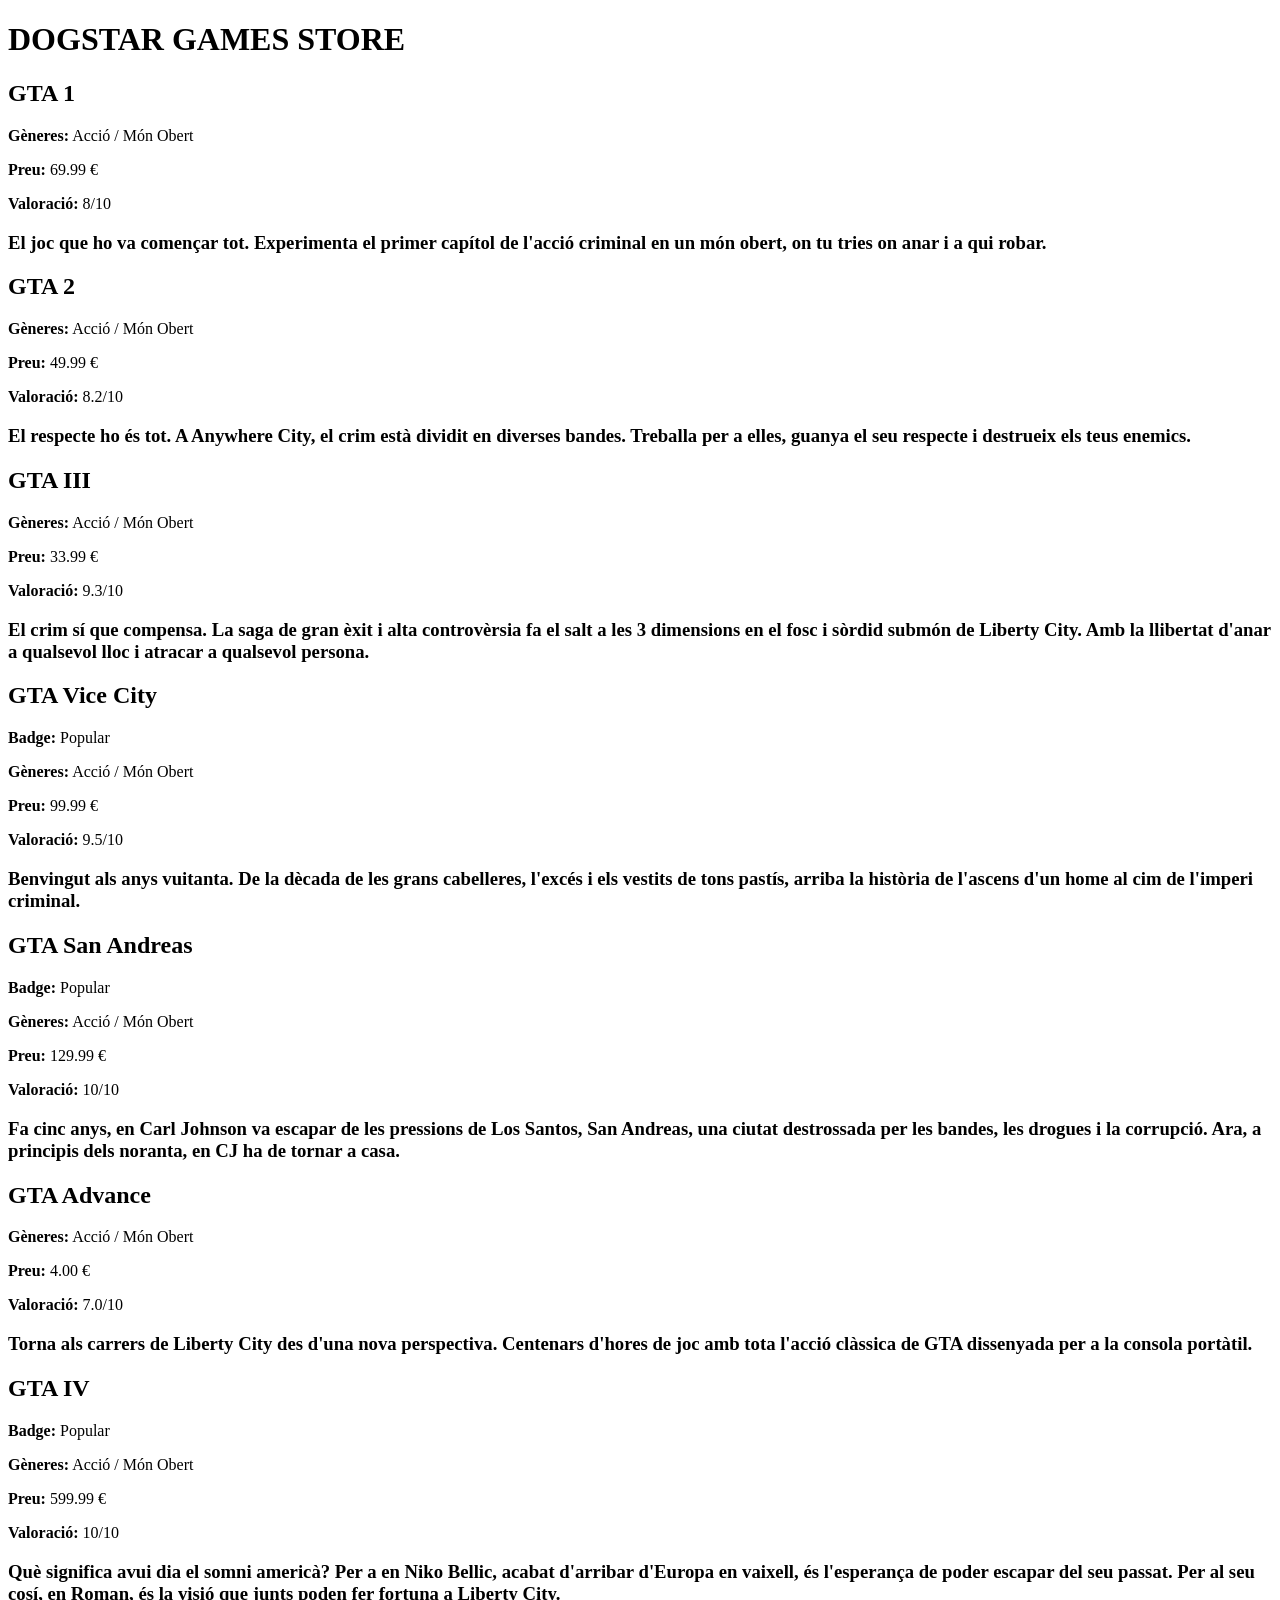
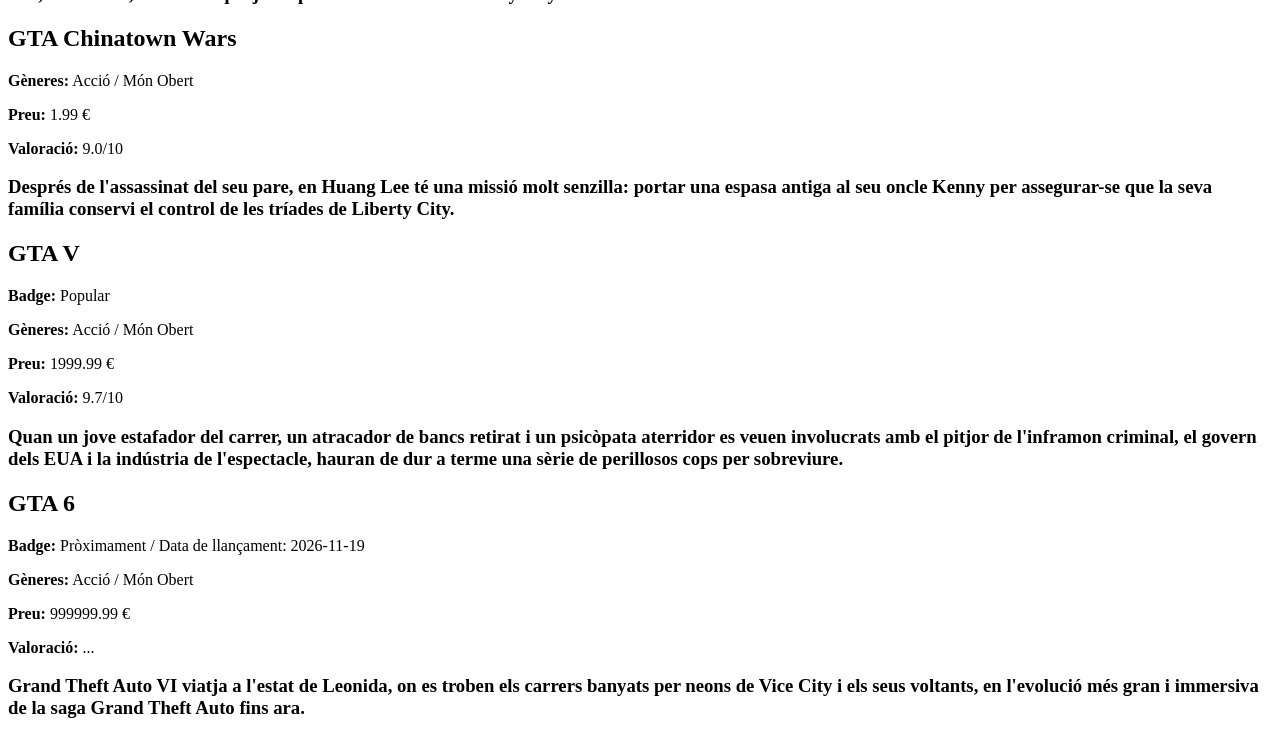
<file: web cataleg videojocs .html>
<!DOCTYPE html>
<html lang="ca">
    <head>
        <meta charset="UTF-8">
        <title>Dogstar Games Store</title>
        <meta name="description" content="Catàleg de videojocs de Rockstar Games    ">
        <meta name="viewport" content="width=device-width, initial-scale=1.0">
          <meta property="og:title" content="Dogstar Games Store">
    </head>

    <body>
        <header>
            <h1><strong>DOGSTAR GAMES STORE</strong></h1>
        </header>

        <main>
            <section>
                <h2><strong>GTA 1</strong></h2>
                <p><strong>Gèneres:</strong> Acció / Món Obert</p>
                <p><strong>Preu:</strong> 69.99 €</p>
                <p><strong>Valoració:</strong> 8/10</p>
                <h3>El joc que ho va començar tot. Experimenta el primer capítol de l'acció criminal en un món obert, on tu tries on anar i a qui robar.</h3>
            </section>

            <section>
                <h2><strong>GTA 2</strong></h2>
                <p><strong>Gèneres:</strong> Acció / Món Obert</p>
                <p><strong>Preu:</strong> 49.99 €</p>
                <p><strong>Valoració:</strong> 8.2/10</p>
                <h3>El respecte ho és tot. A Anywhere City, el crim està dividit en diverses bandes. Treballa per a elles, guanya el seu respecte i destrueix els teus enemics.</h3>
            </section>

            <section>
                <h2><strong>GTA III</strong></h2>
                <p><strong>Gèneres:</strong> Acció / Món Obert</p>
                <p><strong>Preu:</strong> 33.99 €</p>
                <p><strong>Valoració:</strong> 9.3/10</p>
                <h3>El crim sí que compensa. La saga de gran èxit i alta controvèrsia fa el salt a les 3 dimensions en el fosc i sòrdid submón de Liberty City. Amb la llibertat d'anar a qualsevol lloc i atracar a qualsevol persona.</h3>
            </section>

            <section>
                <h2><strong>GTA Vice City</strong></h2>
                <p><strong>Badge:</strong> Popular</p>
                <p><strong>Gèneres:</strong> Acció / Món Obert</p>
                <p><strong>Preu:</strong> 99.99 €</p>
                <p><strong>Valoració:</strong> 9.5/10</p>
                <h3>Benvingut als anys vuitanta. De la dècada de les grans cabelleres, l'excés i els vestits de tons pastís, arriba la història de l'ascens d'un home al cim de l'imperi criminal.</h3>
            </section>

            <section>
                <h2><strong>GTA San Andreas</strong></h2>
                <p><strong>Badge:</strong> Popular</p>
                <p><strong>Gèneres:</strong> Acció / Món Obert</p>
                <p><strong>Preu:</strong> 129.99 €</p>
                <p><strong>Valoració:</strong> 10/10</p>
                <h3>Fa cinc anys, en Carl Johnson va escapar de les pressions de Los Santos, San Andreas, una ciutat destrossada per les bandes, les drogues i la corrupció. Ara, a principis dels noranta, en CJ ha de tornar a casa.</h3>
            </section>

            <section>
                <h2><strong>GTA Advance</strong></h2>
                <p><strong>Gèneres:</strong> Acció / Món Obert</p>
                <p><strong>Preu:</strong> 4.00 €</p>
                <p><strong>Valoració:</strong> 7.0/10</p>
                <h3>Torna als carrers de Liberty City des d'una nova perspectiva. Centenars d'hores de joc amb tota l'acció clàssica de GTA dissenyada per a la consola portàtil.</h3>
            </section>

            <section>
                <h2><strong>GTA IV</strong></h2>
                <p><strong>Badge:</strong> Popular</p>
                <p><strong>Gèneres:</strong> Acció / Món Obert</p>
                <p><strong>Preu:</strong> 599.99 €</p>
                <p><strong>Valoració:</strong> 10/10</p>
                <h3>Què significa avui dia el somni americà? Per a en Niko Bellic, acabat d'arribar d'Europa en vaixell, és l'esperança de poder escapar del seu passat. Per al seu cosí, en Roman, és la visió que junts poden fer fortuna a Liberty City.</h3>
            </section>

            <section>
                <h2><strong>GTA Chinatown Wars</strong></h2>
                <p><strong>Gèneres:</strong> Acció / Món Obert</p>
                <p><strong>Preu:</strong> 1.99 €</p>
                <p><strong>Valoració:</strong> 9.0/10</p>
                <h3>Després de l'assassinat del seu pare, en Huang Lee té una missió molt senzilla: portar una espasa antiga al seu oncle Kenny per assegurar-se que la seva família conservi el control de les tríades de Liberty City.</h3>
            </section>

            <section>
                <h2><strong>GTA V</strong></h2>
                <p><strong>Badge:</strong> Popular</p>
                <p><strong>Gèneres:</strong> Acció / Món Obert</p>
                <p><strong>Preu:</strong> 1999.99 €</p>
                <p><strong>Valoració:</strong> 9.7/10</p>
                <h3>Quan un jove estafador del carrer, un atracador de bancs retirat i un psicòpata aterridor es veuen involucrats amb el pitjor de l&apos;inframon criminal, el govern dels EUA i la indústria de l&apos;espectacle, hauran de dur a terme una sèrie de perillosos cops per sobreviure.</h3>
            </section>

            <section>
                <h2><strong>GTA 6</strong></h2>
                <p><strong>Badge:</strong> Pròximament / Data de llançament: 2026-11-19</p>
                <p><strong>Gèneres:</strong> Acció / Món Obert</p>
                <p><strong>Preu:</strong> 999999.99 €</p>
                <p><strong>Valoració:</strong> ... </p>
                <h3>Grand Theft Auto VI viatja a l'estat de Leonida, on es troben els carrers banyats per neons de Vice City i els seus voltants, en l'evolució més gran i immersiva de la saga Grand Theft Auto fins ara.</h3>
            </section>
        </main>
    </body>

</html>
</file>
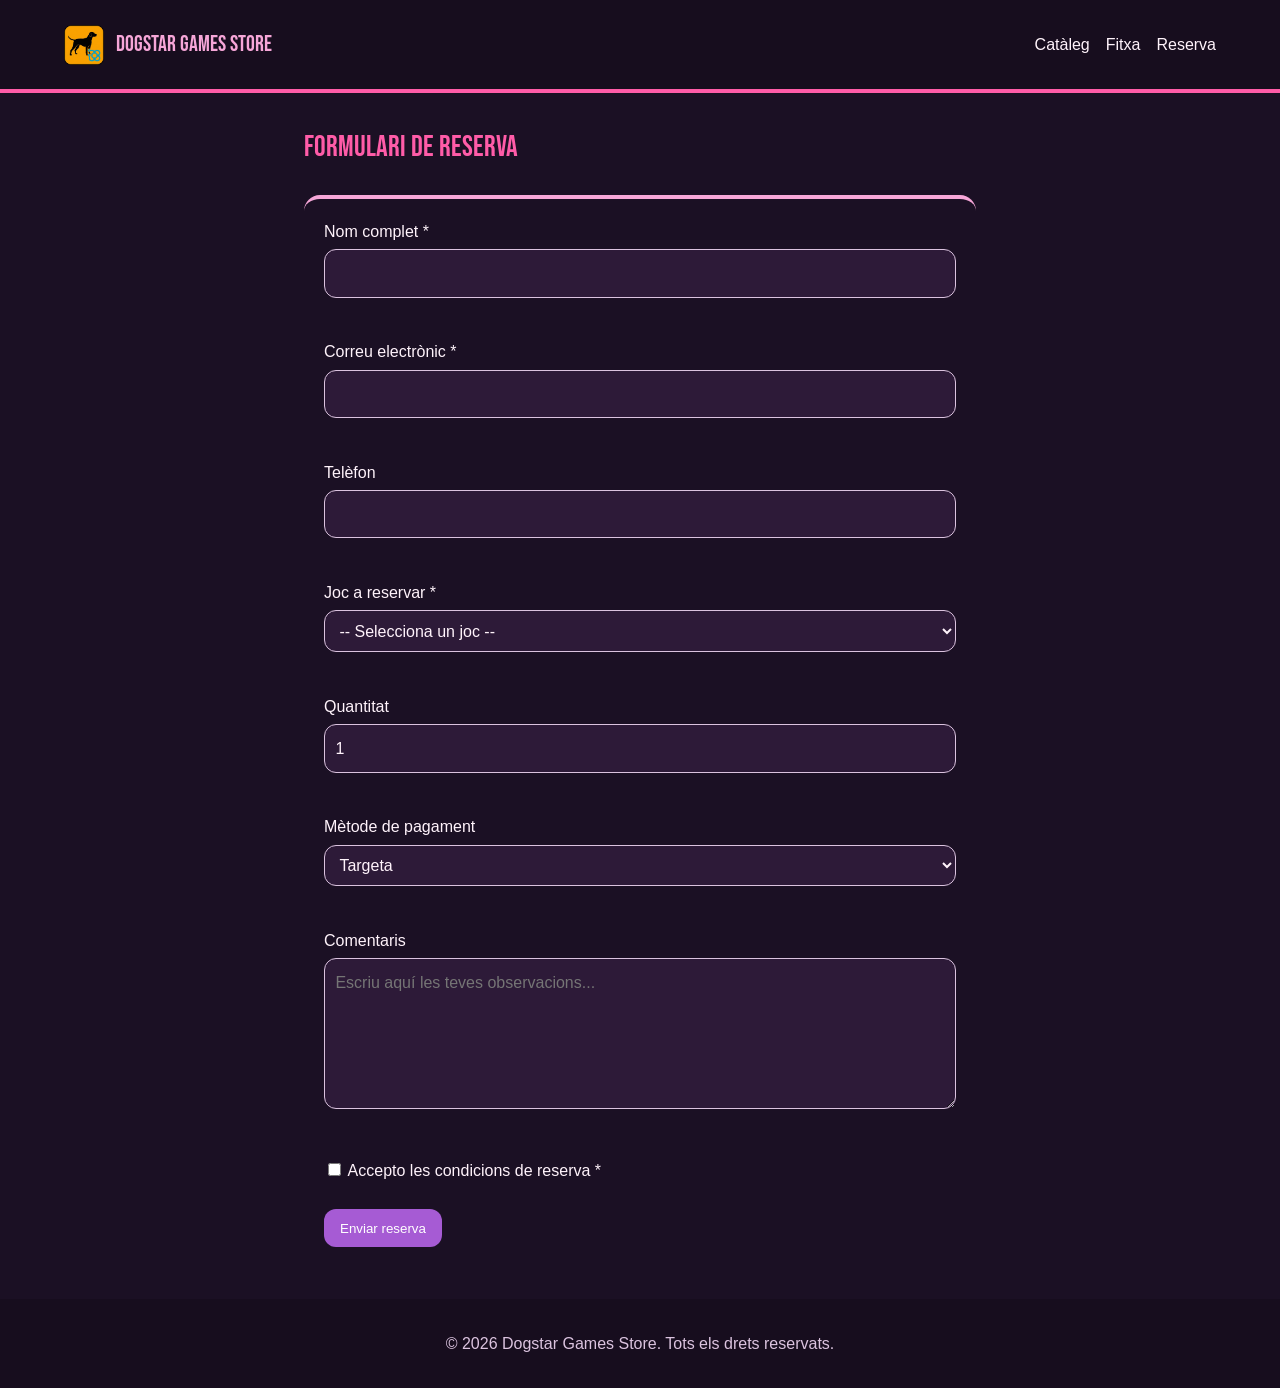
<file: html/formulari reserva.html>
<!DOCTYPE html>
<html lang="ca">
    <head>
        <meta charset="UTF-8">
        <title>Reserva | Dogstar Games Store</title>
        <meta name="description" content="Formulari de reserva de videojocs a Dogstar Games Store">
        <meta name="viewport" content="width=device-width, initial-scale=1.0">
        <meta property="og:title" content="Dogstar Games Store">
        <link rel="stylesheet" href="../css/estils.css">
    </head>

    <body>
        <header class="site-header">
            <a href="web cataleg videojocs .html" class="logo" aria-label="Anar al catàleg de videojocs">
                <img src="../img/logo dogstar.png" alt="Logo Dogstar Games Store" width="40" height="40">
                <h1>DOGSTAR GAMES STORE</h1>
            </a>
            <nav class="main-nav">
                <a href="web cataleg videojocs .html">Catàleg</a>
                <a href="fitxa.html">Fitxa</a>
                <a href="formulari reserva.html">Reserva</a>
            </nav>
        </header>

        <main id="reserva">
            <h2>Formulari de reserva</h2>

            <form action="#" method="post">
                <label for="nom">Nom complet *</label><br>
                <input type="text" id="nom" name="nom" required><br><br>

                <label for="email">Correu electrònic *</label><br>
                <input type="email" id="email" name="email" required><br><br>

                <label for="telefon">Telèfon</label><br>
                <input type="tel" id="telefon" name="telefon"><br><br>

                <label for="joc">Joc a reservar *</label><br>
                <select id="joc" name="joc" required>
                    <option value="">-- Selecciona un joc --</option>
                    <option value="GTA">GTA</option>
                    <option value="GTA 2">GTA 2</option>
                    <option value="GTA III">GTA III</option>
                    <option value="GTA Vice City">GTA Vice City</option>
                    <option value="GTA San Andreas">GTA San Andreas</option>
                    <option value="GTA Advance">GTA Advance</option>
                    <option value="GTA IV">GTA IV</option>
                    <option value="GTA Chinatown Wars">GTA Chinatown Wars</option>
                    <option value="GTA V">GTA V</option>
                    <option value="GTA 6">GTA VI</option>
                </select><br><br>

                <label for="quantitat">Quantitat</label><br>
                <input type="number" id="quantitat" name="quantitat" min="1" max="10" value="1"><br><br>

                <label for="metode">Mètode de pagament</label><br>
                <select id="metode" name="metode">
                    <option value="targeta">Targeta</option>
                    <option value="paypal">PayPal</option>
                    <option value="bizum">Bizum</option>
                    <option value="transferencia">Transferència</option>
                </select><br><br>

                <label for="comentaris">Comentaris</label><br>
                <textarea id="comentaris" name="comentaris" rows="5" cols="40" placeholder="Escriu aquí les teves observacions..."></textarea><br><br>

                <label for="condicions">
                    <input type="checkbox" id="condicions" name="condicions" required>
                    Accepto les condicions de reserva *
                </label><br><br>

                <button type="submit">Enviar reserva</button>
            </form>
        </main>

        <footer>
            <p>&copy; 2026 Dogstar Games Store. Tots els drets reservats.</p>
        </footer>
    </body>
</html>
</file>
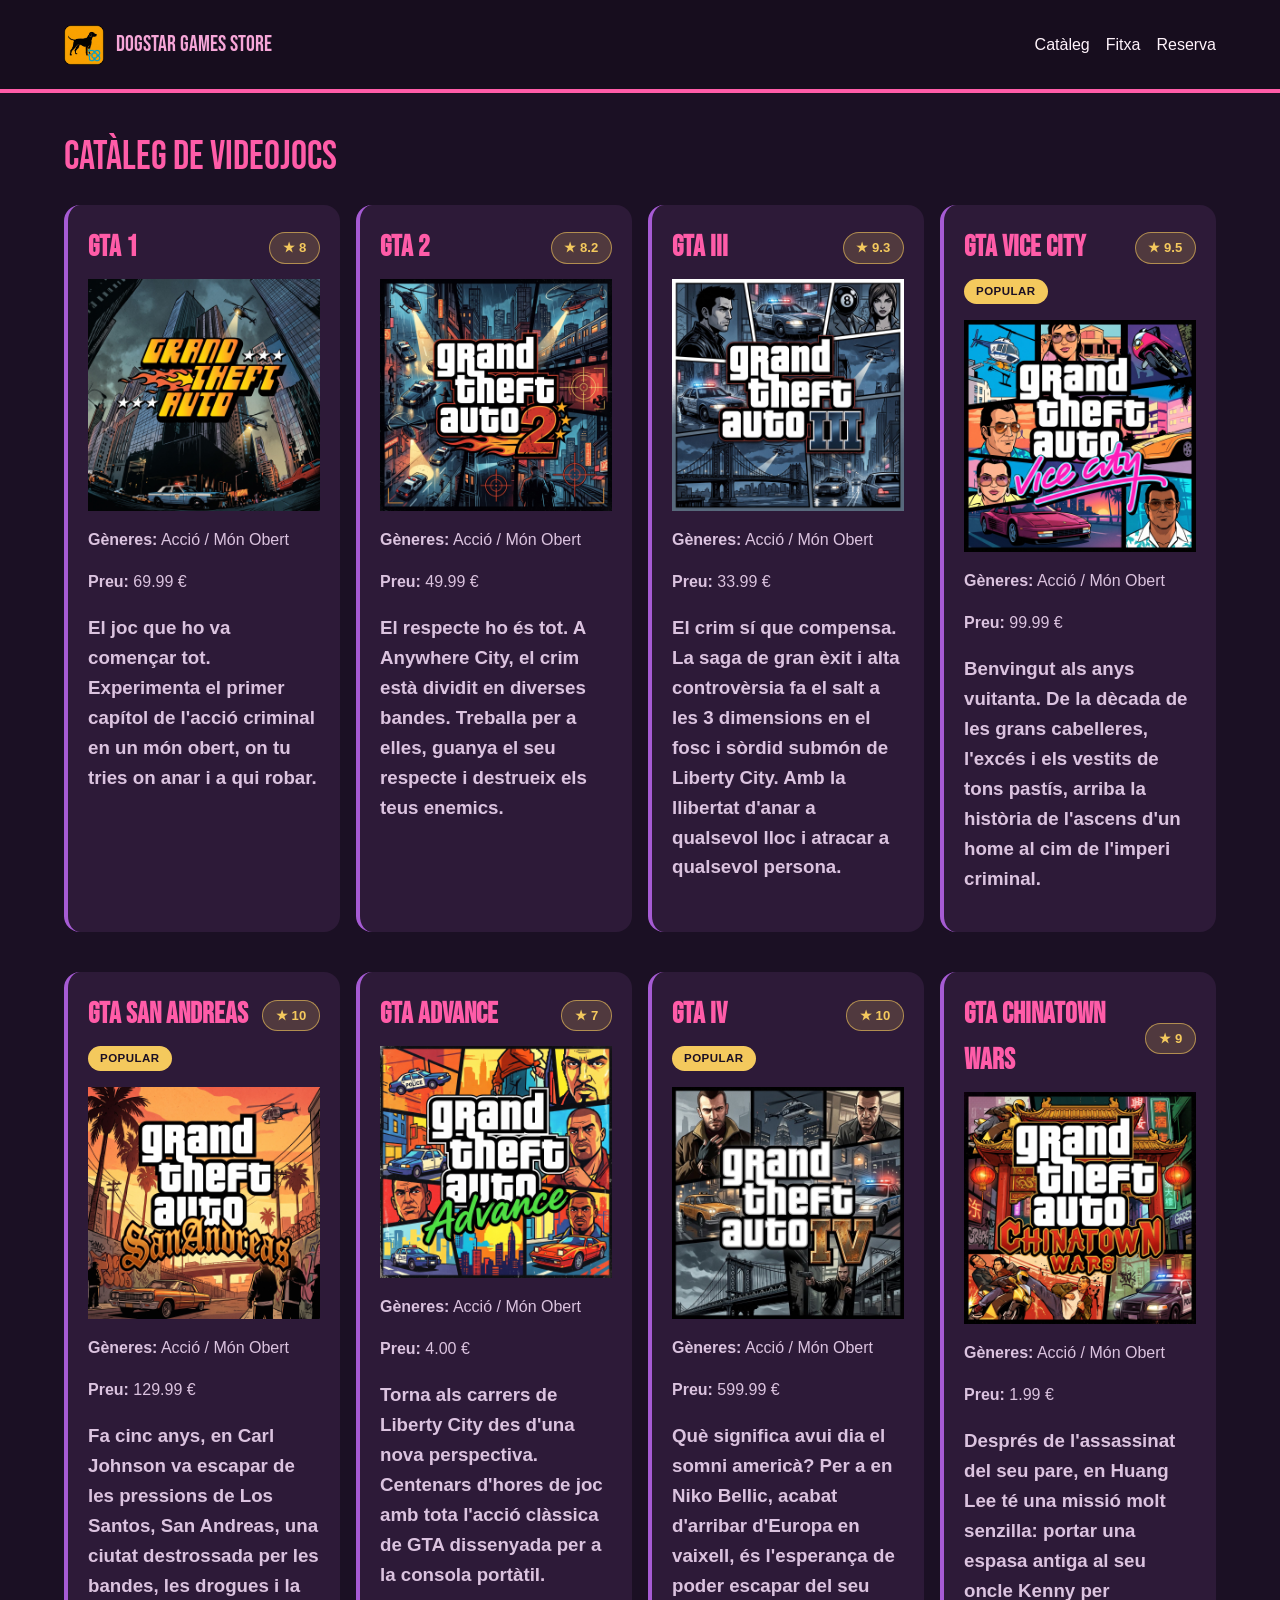
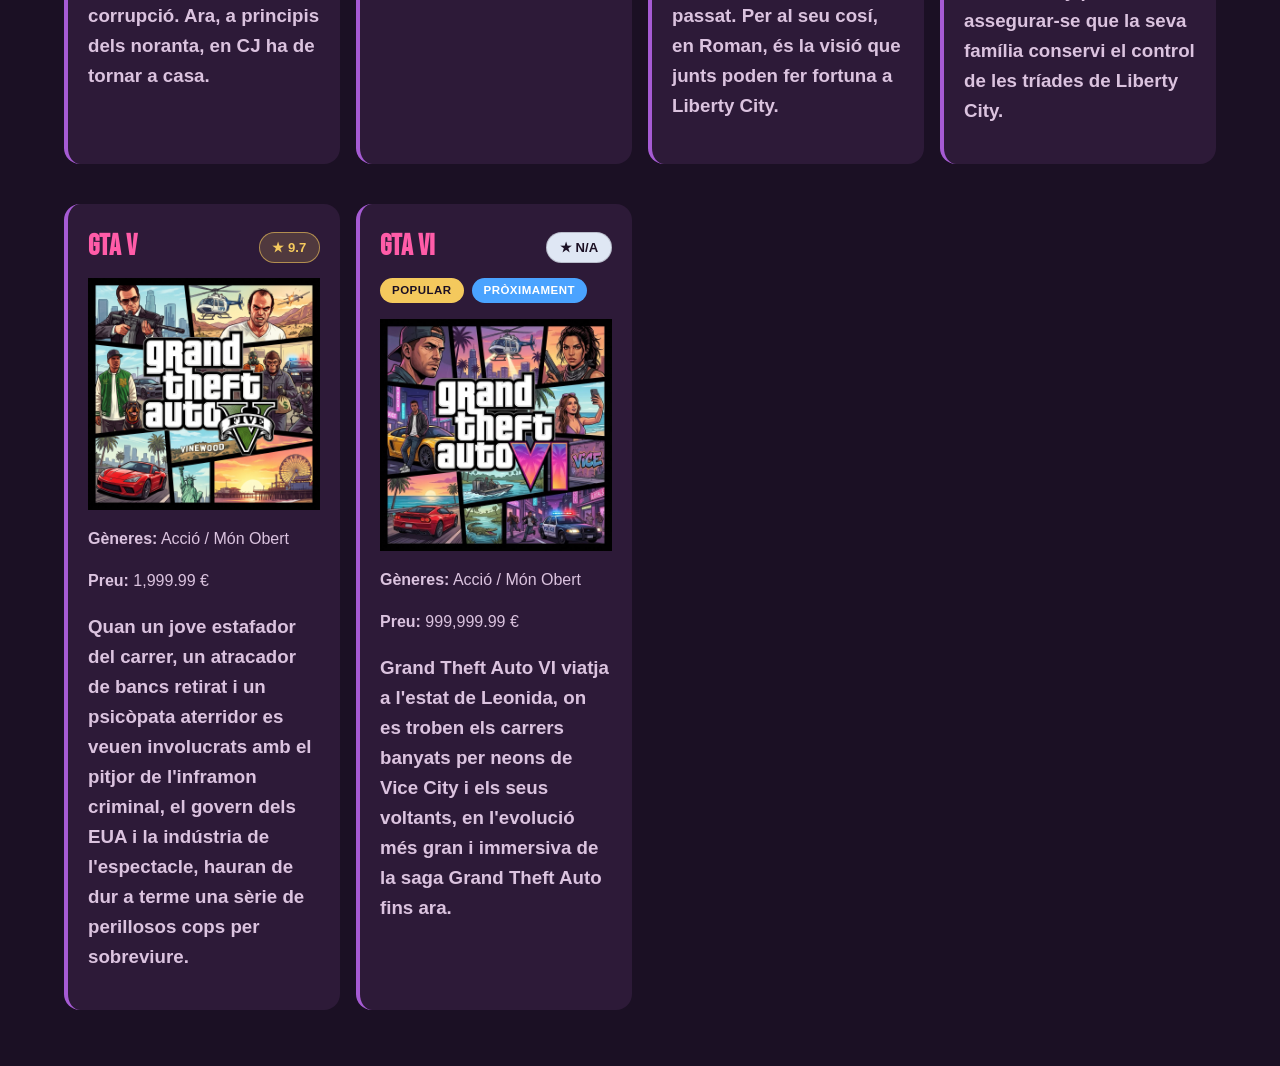
<file: html/web cataleg videojocs .html>
<!DOCTYPE html>
<html lang="ca">
    <head>
        <meta charset="UTF-8">
        <title>Dogstar Games Store</title>
        <meta name="description" content="Catàleg de videojocs de Rockstar Games    ">
        <meta name="viewport" content="width=device-width, initial-scale=1.0">
        <meta property="og:title" content="Dogstar Games Store">
        <link rel="stylesheet" href="../css/estils.css">
    </head>

    <body>
        <header class="site-header">
            <a href="web cataleg videojocs .html" class="logo" aria-label="Anar al catàleg de videojocs">
                <img src="../img/logo dogstar.png" alt="Logo Dogstar Games Store" width="40" height="40">
                <h1>DOGSTAR GAMES STORE</h1>
            </a>
            <nav class="main-nav">
                <a href="web cataleg videojocs .html">Catàleg</a>
                <a href="fitxa.html">Fitxa</a>
                <a href="formulari reserva.html">Reserva</a>
            </nav>
        </header>

        <main id="cataleg" class="catalog">
            <h2 class="catalog-title">Catàleg de videojocs</h2>
            <section>
                <header class="game-header">
                    <h2><strong>GTA 1</strong></h2>
                    <span class="rating">★ 8</span>
                </header>
                <img src="../img/GTA.jpg" alt="Portada de GTA 1" width="220" height="300">
                <p><strong>Gèneres:</strong> Acció / Món Obert</p>
                <p><strong>Preu:</strong> 69.99 €</p>
                <h3>El joc que ho va començar tot. Experimenta el primer capítol de l'acció criminal en un món obert, on tu tries on anar i a qui robar.</h3>
            </section>

            <section>
                <header class="game-header">
                    <h2><strong>GTA 2</strong></h2>
                    <span class="rating">★ 8.2</span>
                </header>
                <img src="../img/GTA 2.jpg" alt="Portada de GTA 2" width="220" height="300">
                <p><strong>Gèneres:</strong> Acció / Món Obert</p>
                <p><strong>Preu:</strong> 49.99 €</p>
                <h3>El respecte ho és tot. A Anywhere City, el crim està dividit en diverses bandes. Treballa per a elles, guanya el seu respecte i destrueix els teus enemics.</h3>
            </section>

            <section>
                <header class="game-header">
                    <h2><strong>GTA III</strong></h2>
                    <span class="rating">★ 9.3</span>
                </header>
                <img src="../img/GTA III.jpg" alt="Portada de GTA III" width="220" height="300">
                <p><strong>Gèneres:</strong> Acció / Món Obert</p>
                <p><strong>Preu:</strong> 33.99 €</p>
                <h3>El crim sí que compensa. La saga de gran èxit i alta controvèrsia fa el salt a les 3 dimensions en el fosc i sòrdid submón de Liberty City. Amb la llibertat d'anar a qualsevol lloc i atracar a qualsevol persona.</h3>
            </section>

            <section>
                <header class="game-header">
                    <h2><strong>GTA Vice City</strong></h2>
                    <span class="rating">★ 9.5</span>
                </header>
                <p class="badge-row">
                    <span class="badge badge-popular">Popular</span>
                </p>
                <img src="../img/GTA Vice City.jpg" alt="Portada de GTA Vice City" width="220" height="300">
                <p><strong>Gèneres:</strong> Acció / Món Obert</p>
                <p><strong>Preu:</strong> 99.99 €</p>
                <h3>Benvingut als anys vuitanta. De la dècada de les grans cabelleres, l'excés i els vestits de tons pastís, arriba la història de l'ascens d'un home al cim de l'imperi criminal.</h3>
            </section>

            <section>
                <header class="game-header">
                    <h2><strong>GTA San Andreas</strong></h2>
                    <span class="rating">★ 10</span>
                </header>
                <p class="badge-row">
                    <span class="badge badge-popular">Popular</span>
                </p>
                <img src="../img/GTA San Andreas.jpg" alt="Portada de GTA San Andreas" width="220" height="300">
                <p><strong>Gèneres:</strong> Acció / Món Obert</p>
                <p><strong>Preu:</strong> 129.99 €</p>
                <h3>Fa cinc anys, en Carl Johnson va escapar de les pressions de Los Santos, San Andreas, una ciutat destrossada per les bandes, les drogues i la corrupció. Ara, a principis dels noranta, en CJ ha de tornar a casa.</h3>
            </section>

            <section>
                <header class="game-header">
                    <h2><strong>GTA Advance</strong></h2>
                    <span class="rating">★ 7</span>
                </header>
                <img src="../img/GTA Advance.jpg" alt="Portada de GTA Advance" width="220" height="300">
                <p><strong>Gèneres:</strong> Acció / Món Obert</p>
                <p><strong>Preu:</strong> 4.00 €</p>
                <h3>Torna als carrers de Liberty City des d'una nova perspectiva. Centenars d'hores de joc amb tota l'acció clàssica de GTA dissenyada per a la consola portàtil.</h3>
            </section>

            <section>
                <header class="game-header">
                    <h2><strong>GTA IV</strong></h2>
                    <span class="rating">★ 10</span>
                </header>
                <p class="badge-row">
                    <span class="badge badge-popular">Popular</span>
                </p>
                <img src="../img/GTA IV.jpg" alt="Portada de GTA IV" width="220" height="300">
                <p><strong>Gèneres:</strong> Acció / Món Obert</p>
                <p><strong>Preu:</strong> 599.99 €</p>
                <h3>Què significa avui dia el somni americà? Per a en Niko Bellic, acabat d'arribar d'Europa en vaixell, és l'esperança de poder escapar del seu passat. Per al seu cosí, en Roman, és la visió que junts poden fer fortuna a Liberty City.</h3>
            </section>

            <section>
                <header class="game-header">
                    <h2><strong>GTA Chinatown Wars</strong></h2>
                    <span class="rating">★ 9</span>
                </header>
                <img src="../img/GTA Chinatown Wars.jpg" alt="Portada de GTA Chinatown Wars" width="220" height="300">
                <p><strong>Gèneres:</strong> Acció / Món Obert</p>
                <p><strong>Preu:</strong> 1.99 €</p>
                <h3>Després de l'assassinat del seu pare, en Huang Lee té una missió molt senzilla: portar una espasa antiga al seu oncle Kenny per assegurar-se que la seva família conservi el control de les tríades de Liberty City.</h3>
            </section>

            <section>
                <header class="game-header">
                    <h2><strong>GTA V</strong></h2>
                    <span class="rating">★ 9.7</span>
                </header>
                <img src="../img/GTA V.jpg" alt="Portada de GTA V" width="220" height="300">
                <p><strong>Gèneres:</strong> Acció / Món Obert</p>
                <p><strong>Preu:</strong> 1,999.99 €</p>
                <h3>Quan un jove estafador del carrer, un atracador de bancs retirat i un psicòpata aterridor es veuen involucrats amb el pitjor de l&apos;inframon criminal, el govern dels EUA i la indústria de l&apos;espectacle, hauran de dur a terme una sèrie de perillosos cops per sobreviure.</h3>
            </section>

            <section>
                <header class="game-header">
                    <h2><strong>GTA VI</strong></h2>
                    <span class="rating rating-pending">★ N/A</span>
                </header>
                <p class="badge-row">
                    <span class="badge badge-popular">Popular</span>
                    <span class="badge badge-upcoming">Pròximament</span>
                </p>
                <img src="../img/GTA VI.jpg" alt="Portada de GTA VI" width="220" height="300">
                <p><strong>Gèneres:</strong> Acció / Món Obert</p>
                <p><strong>Preu:</strong> 999,999.99 €</p>
                <h3>Grand Theft Auto VI viatja a l'estat de Leonida, on es troben els carrers banyats per neons de Vice City i els seus voltants, en l'evolució més gran i immersiva de la saga Grand Theft Auto fins ara.</h3>
            </section>
        </main>
    </body>

</html>
</file>
<file: css/estils.css>
@import url("https://fonts.googleapis.com/css2?family=Bebas+Neue&display=swap");

* {
    box-sizing: border-box;
}

:root {
    --fons: #1b1024;
    --superficie: #2d1a38;
    --text: #fff3fb;
    --textSuau: #dbc3df;
    --lila: #a65bd4;
    --rosa: #ff5ca8;
    --rosaClar: #f6a6d8;
    --text-font: Arial, sans-serif;
    --title-font: "Bebas Neue", Impact, "Arial Narrow Bold", sans-serif;
    --capcalera: #170d1e;
    --error: #ff6b6b;
}

body {
    margin: 0;
    background: var(--fons);
    color: var(--text);
    font-family: var(--text-font);
    line-height: 1.6;
    transition: background-color 0.25s ease, color 0.25s ease;
}

body.light-mode {
    --fons: #f9d9ea;
    --superficie: #fff2f8;
    --text: #3a1635;
    --textSuau: #714f6d;
    --lila: #b34dd4;
    --rosa: #ee5e9f;
    --rosaClar: #f7bfd8;
    --capcalera: #ffa3d4;
    --error: #c0392b;
}

.site-header,
.logo,
.main-nav {
    display: flex;
    align-items: center;
}

.site-header {
    justify-content: space-between;
    flex-wrap: wrap;
    gap: 1rem;
    padding: 1rem 5%;
    background: var(--capcalera);
    border-bottom: .25rem solid var(--rosa);
}

.logo {
    gap: .75rem;
    color: inherit;
    text-decoration: none;
    outline: none;
}

.logo:visited,
.logo:hover,
.logo:focus,
.logo:active {
    color: inherit;
    text-decoration: none;
    outline: none;
    background: transparent;
}

.logo h1 {
    color: var(--rosaClar);
    font: 1.4rem var(--title-font);
    text-transform: uppercase;
}

.main-nav {
    flex-wrap: wrap;
    gap: 1rem;
}

.main-nav a {
    color: var(--text);
    text-decoration: none;
}

.main-nav a:hover {
    color: var(--rosaClar);
}

main {
    width: 90%;
    max-width: 70rem;
    margin: 2rem auto;
}

#reserva {
    max-width: 42rem;
}

.catalog {
    display: grid;
    max-width: 76rem;
    grid-template-columns: repeat(auto-fit, minmax(15rem, 1fr));
    gap: 1rem;
}

.catalog-title {
    grid-column: 1 / -1;
    margin: 0;
    font-size: 2.5rem;
}

section,
article {
    margin-bottom: 1.5rem;
    padding: 1.25rem;
    background: var(--superficie);
    border-left: .3rem solid var(--lila);
    border-radius: 1rem;
}

.catalog article {
    margin: 0;
    border-left-color: var(--rosa);
}

.catalog .estoc-baix {
    border-left-color: #e67e22;
}

.esgotat {
    color: #e74c3c;
    font-weight: 700;
    text-transform: uppercase;
}

h2 {
    color: var(--rosa);
}

h3 {
    color: var(--lila);
}

h2 {
    font-family: var(--title-font);
    font-size: 1.8rem;
    font-weight: normal;
    text-transform: uppercase;
}

p {
    color: var(--textSuau);
}

.catalog h3 {
    color: var(--textSuau);
}

.game-header {
    display: flex;
    justify-content: space-between;
    align-items: center;
    gap: .75rem;
    margin-bottom: .5rem;
    min-width: 0;
}

.game-header h2 {
    margin: 0;
    flex: 1;
    min-width: 0;
}

.rating {
    display: inline-flex;
    align-items: center;
    justify-content: center;
    gap: .35rem;
    padding: .5rem .8rem;
    border-radius: 999px;
    border: 1px solid rgba(244, 201, 93, 0.6);
    background: rgba(244, 201, 93, 0.18);
    color: #f4c95d;
    font-weight: 700;
    font-size: .82rem;
    line-height: 1;
    white-space: nowrap;
    flex-shrink: 0;
}

.rating-pending {
    background: #dfe7f4;
    border-color: rgba(27, 16, 36, 0.2);
    color: #1b1024;
}

.badge-row {
    display: flex;
    flex-wrap: wrap;
    gap: .5rem;
    margin: .5rem 0 1rem;
}

.badge {
    display: inline-block;
    padding: .35rem .75rem;
    border-radius: 999px;
    font-size: .72rem;
    font-weight: 700;
    letter-spacing: .04em;
    text-transform: uppercase;
    line-height: 1.2;
}

.badge-popular {
    background: #f4c95d;
    color: #1b1024;
}

.badge-upcoming {
    background: #4aa3ff;
    color: #ffffff;
}

.fitxa-table {
    width: 100%;
    margin-top: 1.25rem;
    border-collapse: collapse;
    background: rgba(255, 255, 255, 0.02);
    border-radius: .75rem;
    overflow: hidden;
}

.fitxa-table th,
.fitxa-table td {
    padding: .7rem .9rem;
    text-align: left;
    border-bottom: 1px solid rgba(255, 255, 255, 0.08);
    color: var(--textSuau);
}

.platform-badge {
    display: inline-block;
    margin-right: .5rem;
    padding: .25rem .55rem;
    border-radius: 999px;
    background: rgba(255, 255, 255, 0.06);
    border: 1px solid rgba(255, 255, 255, 0.12);
    color: var(--textSuau);
    font-size: .78rem;
    font-weight: 700;
    line-height: 1.4;
}

.platform-badge--primary {
    background: rgba(76, 154, 255, 0.18);
    border-color: rgba(76, 154, 255, 0.5);
    color: #b8d7ff;
    box-shadow: inset 0 0 0 1px rgba(184, 215, 255, 0.15);
}

.fitxa-table th {
    width: 35%;
    color: var(--text);
    font-weight: bold;
    background: rgba(166, 91, 212, 0.08);
}

.fitxa-table tr:last-child th,
.fitxa-table tr:last-child td {
    border-bottom: 0;
}

img,
video {
    max-width: 100%;
    height: auto;
}

.catalog img {
    display: block;
    width: auto;
    margin: .5rem auto;
}

#fitxa img,
#fitxa video {
    display: block;
    margin: 0 auto;
    max-width: 100%;
    height: auto;
}

form {
    padding: 1.25rem;
    border-top: .25rem solid var(--rosaClar);
    border-radius: 1rem;
}

input:not([type="checkbox"]),
select,
textarea {
    width: 100%;
    margin: .3rem 0 1rem;
    padding: .65rem;
    color: var(--text);
    background: var(--superficie);
    border: 1px solid var(--textSuau);
    border-radius: .75rem;
    font: inherit;
}

select,
option {
    color: var(--text);
    background: var(--superficie);
}

button {
    padding: .7rem 1rem;
    color: #fff;
    background: var(--lila);
    border: 0;
    border-radius: .75rem;
    cursor: pointer;
}

button:hover {
    background: var(--rosa);
}

.theme-toggle {
    padding: .5rem .9rem;
    border-radius: 999px;
    border: 1px solid rgba(255, 255, 255, 0.18);
    background: rgba(255, 255, 255, 0.06);
    color: var(--text);
    font: inherit;
    transition: all 0.2s ease;
}

body.light-mode .theme-toggle {
    border-color: rgba(140, 42, 92, 0.2);
    background: rgba(238, 94, 159, 0.2);
    color: #4a1737;
}

body.light-mode .fitxa-table th,
body.light-mode .fitxa-table td {
    border-bottom-color: rgba(58, 22, 53, 0.15);
}

body.light-mode .platform-badge {
    background: rgba(58, 22, 53, 0.06);
    border-color: rgba(58, 22, 53, 0.2);
}

body.light-mode .platform-badge--primary {
    background: rgba(76, 154, 255, 0.15);
    border-color: rgba(26, 79, 153, 0.5);
    color: #1a4f99;
    box-shadow: none;
}

body.light-mode .rating:not(.rating-pending) {
    color: #8a5a00;
    border-color: rgba(138, 90, 0, 0.5);
    background: rgba(244, 201, 93, 0.3);
}

body.light-mode .logo h1 {
    color: var(--text);
}

.missatge-error {
    margin: 0 0 1rem;
    color: var(--error);
    font-size: .9rem;
    font-weight: 700;
}

form .camp-error {
    border-color: var(--error);
}

#comptador-comentaris {
    margin: 0 0 1rem;
    font-size: .85rem;
}

#resum article {
    margin-top: 1.5rem;
    border-left-color: var(--rosa);
}

.ocult {
    display: none;
}

.filtres {
    display: grid;
    grid-template-columns: repeat(auto-fit, minmax(12rem, 1fr));
    gap: 1rem;
    align-items: end;
    margin: 1rem 0;
}

.filtre label {
    display: block;
    color: var(--textSuau);
    font-weight: 700;
}

.filtres input:not([type="checkbox"]),
.filtres select {
    margin: .3rem 0 0;
}

.filtre-casella label {
    display: flex;
    align-items: center;
    gap: .5rem;
    padding-bottom: .65rem;
}

.boto-secundari {
    color: var(--text);
    background: transparent;
    border: 1px solid var(--lila);
}

.boto-secundari:hover {
    color: #fff;
    background: var(--lila);
}

#comptador {
    margin: 0 0 1rem;
}

#missatge-buit {
    margin: 0 0 1rem;
    font-weight: 700;
}

.accions {
    display: flex;
    align-items: center;
    gap: .75rem;
    margin-top: 1rem;
}

.boto-reservar {
    display: inline-block;
    padding: .6rem 1rem;
    color: #fff;
    background: var(--lila);
    border-radius: .75rem;
    font-weight: 700;
    text-decoration: none;
}

.boto-reservar:hover {
    background: var(--rosa);
}

.boto-avisa {
    color: var(--text);
    background: transparent;
    border: 1px solid var(--lila);
}

.boto-avisa:hover {
    color: #fff;
    background: var(--lila);
}

.ultimes-unitats {
    color: #e67e22;
    font-weight: 700;
}

.favorit {
    padding: .3rem .65rem;
    color: var(--rosa);
    background: transparent;
    border: 1px solid var(--lila);
    font-size: 1.4rem;
    line-height: 1;
}

.favorit:hover {
    color: var(--rosa);
    background: transparent;
    border-color: var(--rosa);
}

.favorit.activat,
.favorit.activat:hover {
    color: #fff;
    background: var(--rosa);
    border-color: var(--rosa);
}

.catalog .targeta-destacada {
    grid-column: 1 / -1;
    display: flex;
    flex-wrap: wrap;
    gap: 1.5rem;
    align-items: center;
    background: linear-gradient(135deg, var(--superficie), var(--fons));
    border-left-width: .5rem;
    box-shadow: 0 0 0 1px var(--rosa);
}

@media (min-width: 60rem) {
    .catalog .targeta-destacada {
        grid-column: span 3;
    }
}

.destacada-imatge {
    flex: 0 1 14rem;
}

.destacada-info {
    flex: 1 1 20rem;
    min-width: 0;
}

.destacada-imatge img {
    width: 100%;
    height: auto;
    margin: 0;
}

.etiqueta-llancament {
    display: inline-block;
    margin: 0 0 .5rem;
    padding: .3rem .8rem;
    color: #fff;
    background: var(--rosa);
    border-radius: 999px;
    font-size: .75rem;
    font-weight: 700;
    letter-spacing: .06em;
    text-transform: uppercase;
}

.compte-enrere {
    display: flex;
    flex-wrap: wrap;
    gap: .75rem;
    margin: 1rem 0;
    color: var(--rosa);
    font-weight: 700;
}

.compte-caixa {
    min-width: 4.5rem;
    padding: .6rem .8rem;
    text-align: center;
    background: var(--fons);
    border: 1px solid var(--rosa);
    border-radius: .75rem;
}

.compte-valor {
    display: block;
    color: var(--rosa);
    font-family: var(--title-font);
    font-size: 2rem;
    line-height: 1;
}

.compte-etiqueta {
    display: block;
    margin-top: .25rem;
    color: var(--textSuau);
    font-size: .7rem;
    letter-spacing: .08em;
    text-transform: uppercase;
}

.fitxa-llancament {
    margin: 1.25rem 0;
}

.captura {
    cursor: zoom-in;
}

.visor {
    position: fixed;
    inset: 0;
    z-index: 100;
    display: flex;
    align-items: center;
    justify-content: center;
    padding: 1rem;
    background: rgba(0, 0, 0, 0.88);
}

.visor.ocult {
    display: none;
}

.visor img {
    width: auto;
    max-width: 95vw;
    max-height: 90vh;
    border-radius: .75rem;
}

.tanca-visor {
    position: absolute;
    top: 1rem;
    right: 1rem;
    font-size: 1.2rem;
}

.barra-reserva {
    position: fixed;
    right: 0;
    bottom: 0;
    left: 0;
    z-index: 50;
    display: flex;
    align-items: center;
    justify-content: space-between;
    gap: 1rem;
    padding: .75rem 5%;
    background: var(--capcalera);
    border-top: .25rem solid var(--rosa);
}

.barra-reserva span {
    color: var(--text);
    font-weight: 700;
}

.barra-reserva+footer {
    margin-bottom: 4.5rem;
}

footer {
    padding: 1rem;
    color: var(--text);
    background: var(--capcalera);
    text-align: center;
}

@media (max-width: 40rem) {
    .site-header {
        align-items: flex-start;
        flex-direction: column;
    }

    .catalog {
        grid-template-columns: 1fr;
    }
}
</file>
